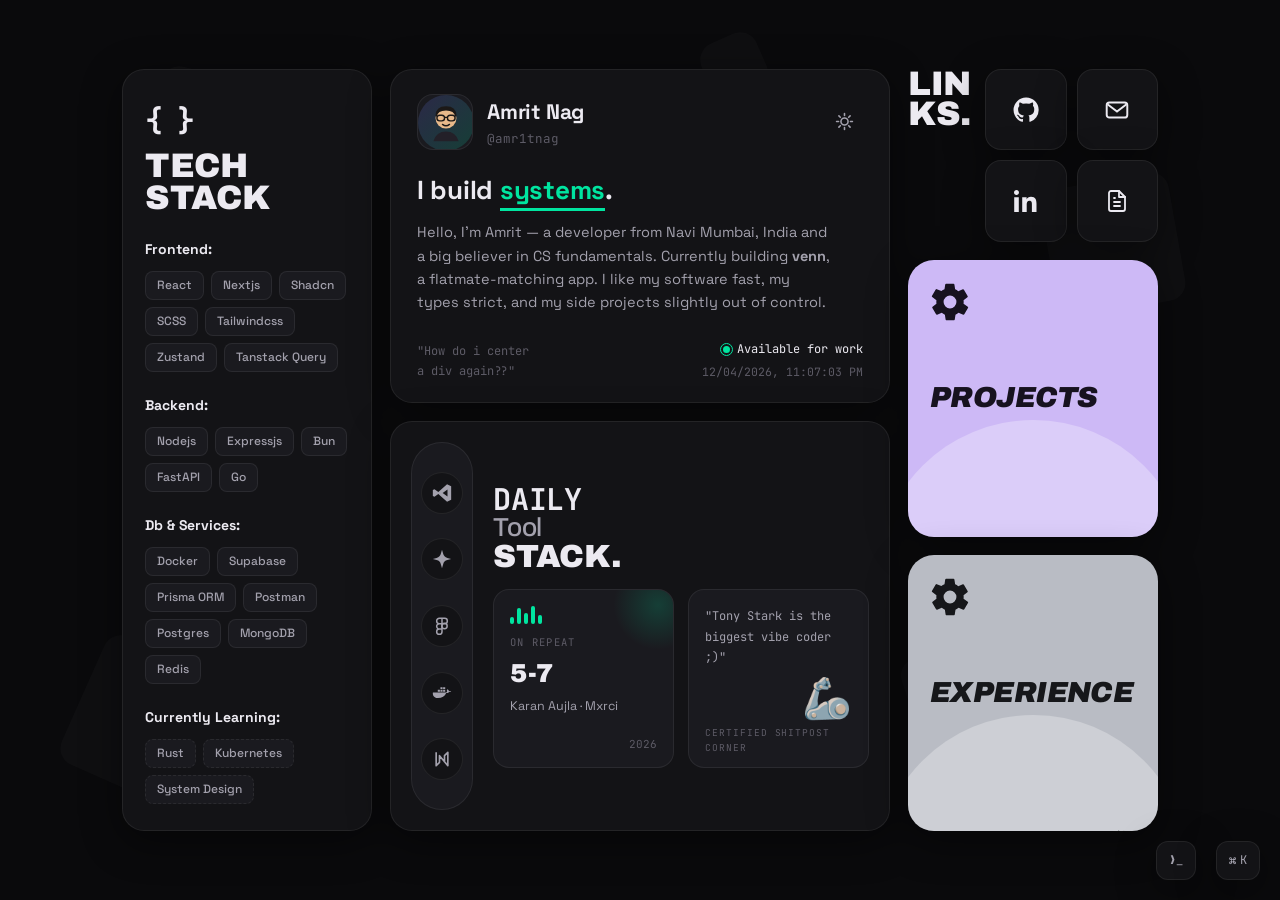
<file: index.html>
<!DOCTYPE html>
<html lang="en" data-theme="dark">
<head>
  <meta charset="UTF-8" />
  <meta name="viewport" content="width=device-width, initial-scale=1.0" />
  <title>Amrit Nag — @amr1tnag</title>
  <meta name="description" content="Amrit Nag — developer based in India. I build fast, reliable software and believe in CS fundamentals." />
  <meta name="theme-color" content="#0a0a0c" />

  <meta property="og:title" content="Amrit Nag — @amr1tnag" />
  <meta property="og:description" content="I build fast, reliable software and believe in CS fundamentals. Comes with a working terminal — try 'sudo rm -rf /'." />
  <meta property="og:type" content="website" />
  <meta property="og:url" content="https://amr1tnag.github.io/amritbuilds-portfolio/" />
  <meta property="og:image" content="https://amr1tnag.github.io/amritbuilds-portfolio/og.png" />
  <meta property="og:image:width" content="2400" />
  <meta property="og:image:height" content="1260" />
  <meta name="twitter:card" content="summary_large_image" />
  <meta name="twitter:image" content="https://amr1tnag.github.io/amritbuilds-portfolio/og.png" />

  <script type="application/ld+json">
  {
    "@context": "https://schema.org",
    "@type": "Person",
    "name": "Amrit Nag",
    "url": "https://amr1tnag.github.io/amritbuilds-portfolio/",
    "email": "mailto:amritnag2005@gmail.com",
    "jobTitle": "Software Developer",
    "sameAs": [
      "https://github.com/amr1tnag",
      "https://www.linkedin.com/in/amrit-nag-5a8724326/"
    ]
  }
  </script>

  <link rel="icon" href="data:image/svg+xml,%3Csvg xmlns='http://www.w3.org/2000/svg' viewBox='0 0 100 100'%3E%3Crect width='100' height='100' rx='22' fill='%230a0a0c'/%3E%3Ctext x='50' y='70' font-size='50' text-anchor='middle' fill='%23e8e8ec' font-family='monospace' font-weight='bold'%3E%7B%7D%3C/text%3E%3C/svg%3E" />

  <link rel="preconnect" href="https://fonts.googleapis.com" />
  <link rel="preconnect" href="https://fonts.gstatic.com" crossorigin />
  <link href="https://fonts.googleapis.com/css2?family=Archivo:ital,wght@0,500;0,700;0,800;0,900;1,800;1,900&family=Space+Grotesk:wght@400;500;700&family=JetBrains+Mono:wght@400;500;700&display=swap" rel="stylesheet" />

  <link rel="stylesheet" href="css/style.css" />
</head>
<body>

  <!-- floating background shapes -->
  <div class="bg-shapes" aria-hidden="true">
    <span></span><span></span><span></span><span></span><span></span><span></span>
  </div>

  <main class="board">

    <!-- ══════════ COL 1 · TECH STACK ══════════ -->
    <section class="col col--left">
      <article class="tile tile--stack" data-lift data-glow>
        <div class="stack-brand">
          <span class="stack-braces">{ }</span>
          <h2 class="stack-title">TECH<br />STACK</h2>
        </div>

        <div class="stack-group">
          <h3>Frontend:</h3>
          <ul class="pills">
            <li>React</li><li>Nextjs</li><li>Shadcn</li>
            <li>SCSS</li><li>Tailwindcss</li>
            <li>Zustand</li><li>Tanstack Query</li>
          </ul>
        </div>

        <div class="stack-group">
          <h3>Backend:</h3>
          <ul class="pills">
            <li>Nodejs</li><li>Expressjs</li><li>Bun</li>
            <li>FastAPI</li><li>Go</li>
          </ul>
        </div>

        <div class="stack-group">
          <h3>Db &amp; Services:</h3>
          <ul class="pills">
            <li>Docker</li><li>Supabase</li>
            <li>Prisma ORM</li><li>Postman</li>
            <li>Postgres</li><li>MongoDB</li><li>Redis</li>
          </ul>
        </div>

        <div class="stack-group">
          <h3>Currently Learning:</h3>
          <ul class="pills pills--learn">
            <li>Rust</li><li>Kubernetes</li><li>System Design</li>
          </ul>
        </div>
      </article>
    </section>

    <!-- ══════════ COL 2 · PROFILE + DAILY ══════════ -->
    <section class="col col--mid">

      <article class="tile tile--profile" data-lift data-glow>
        <header class="profile-head">
          <button class="avatar" id="avatar" aria-label="hi" title="click me">
            <svg viewBox="0 0 80 80" width="56" height="56">
              <defs>
                <linearGradient id="av" x1="0" y1="0" x2="1" y2="1">
                  <stop offset="0" stop-color="#7c6cff"/><stop offset="1" stop-color="#00e5a0"/>
                </linearGradient>
              </defs>
              <rect width="80" height="80" rx="40" fill="url(#av)" opacity="0.18"/>
              <circle cx="40" cy="33" r="15" fill="var(--av-skin, #e8b98a)"/>
              <path d="M25 30 q0 -14 15 -14 q15 0 15 14 l-2 1 q-1 -9 -13 -9 q-12 0 -13 9 z" fill="#1c1917"/>
              <rect x="27" y="29" width="11" height="8" rx="4" fill="none" stroke="#1c1917" stroke-width="2"/>
              <rect x="42" y="29" width="11" height="8" rx="4" fill="none" stroke="#1c1917" stroke-width="2"/>
              <line x1="38" y1="32" x2="42" y2="32" stroke="#1c1917" stroke-width="2"/>
              <path d="M35 42 q5 4 10 0" fill="none" stroke="#1c1917" stroke-width="2" stroke-linecap="round"/>
              <path d="M22 66 q4 -14 18 -14 q14 0 18 14 z" fill="#232028"/>
            </svg>
          </button>
          <div class="profile-id">
            <h1>Amrit Nag</h1>
            <p class="handle">@amr1tnag</p>
          </div>
          <button class="theme-toggle" id="theme-toggle" aria-label="Toggle theme" title="Toggle theme">
            <svg class="ic-sun" viewBox="0 0 24 24" width="19" height="19" fill="none" stroke="currentColor" stroke-width="2" stroke-linecap="round"><circle cx="12" cy="12" r="4.5"/><path d="M12 2v2.5M12 19.5V22M2 12h2.5M19.5 12H22M4.9 4.9l1.8 1.8M17.3 17.3l1.8 1.8M19.1 4.9l-1.8 1.8M6.7 17.3l-1.8 1.8"/></svg>
            <svg class="ic-moon" viewBox="0 0 24 24" width="18" height="18" fill="none" stroke="currentColor" stroke-width="2" stroke-linecap="round" stroke-linejoin="round"><path d="M21 12.8A9 9 0 1 1 11.2 3a7 7 0 0 0 9.8 9.8z"/></svg>
          </button>
        </header>

        <p class="build-line">I build <span class="build-word" id="build-word">systems</span><span class="build-dot">.</span></p>

        <p class="bio">
          Hello, I'm Amrit — a developer from Navi Mumbai, India and a big
          believer in CS fundamentals. Currently building
          <strong>venn</strong>, a flatmate-matching app. I like my software
          fast, my types strict, and my side projects slightly out of control.
        </p>

        <footer class="profile-foot">
          <p class="quote">"How do i center<br />a div again??"</p>
          <div class="status">
            <p class="available"><span class="pulse-dot"></span> Available for work</p>
            <p class="clock" id="clock">--/--/----, --:--:-- --</p>
          </div>
        </footer>
      </article>

      <article class="tile tile--daily" data-lift>
        <div class="tool-rail" aria-label="Daily tools">
          <span class="rail-item" title="VS Code"><svg viewBox="0 0 24 24" width="22" height="22" fill="currentColor"><path d="M17.5 2.5 8 11 3.8 7.8 2 8.7v6.6l1.8.9L8 13l9.5 8.5 4.5-2.2V4.7L17.5 2.5zM18 15.9 12.7 12 18 8.1v7.8z"/></svg></span>
          <span class="rail-item" title="Claude Code"><svg viewBox="0 0 24 24" width="22" height="22" fill="currentColor"><path d="M12 2l1.2 4.1a6 6 0 0 0 4.7 4.7L22 12l-4.1 1.2a6 6 0 0 0-4.7 4.7L12 22l-1.2-4.1a6 6 0 0 0-4.7-4.7L2 12l4.1-1.2a6 6 0 0 0 4.7-4.7L12 2z"/></svg></span>
          <span class="rail-item" title="Figma"><svg viewBox="0 0 24 24" width="20" height="20" fill="none" stroke="currentColor" stroke-width="1.8"><circle cx="15" cy="12" r="3.2"/><path d="M8.8 2.8H12v6.4H8.8a3.2 3.2 0 1 1 0-6.4zM12 2.8h3.2a3.2 3.2 0 1 1 0 6.4H12zM8.8 9.2H12v6.4H8.8a3.2 3.2 0 1 1 0-6.4zM8.8 15.6H12v3.2a3.2 3.2 0 1 1-3.2-3.2z"/></svg></span>
          <span class="rail-item" title="Docker"><svg viewBox="0 0 24 24" width="22" height="22" fill="currentColor"><path d="M13.2 8.4h2.3v2.1h-2.3zM10.3 8.4h2.3v2.1h-2.3zM7.4 8.4h2.3v2.1H7.4zM10.3 5.6h2.3v2.1h-2.3zM13.2 5.6h2.3v2.1h-2.3zM22 10.5s-.8-.8-2.4-.5c-.2-1.3-1.6-2-1.6-2s-1.3 1.5-.4 3c-.3.2-.9.4-1.7.4H2.1c-.3 1.2-.3 6.1 5.6 6.1 4.2 0 7.4-2 8.9-5.5 2.3.1 3.4-1.5 3.4-1.5z"/></svg></span>
          <span class="rail-item" title="Neovim"><svg viewBox="0 0 24 24" width="20" height="20" fill="none" stroke="currentColor" stroke-width="2" stroke-linejoin="round"><path d="M5 4v16l4-4V8l10 12V4l-4 4v8"/></svg></span>
        </div>

        <div class="daily-main">
          <h2 class="daily-title"><span class="dt-1">DAILY</span> <span class="dt-2">Tool</span> <span class="dt-3">STACK.</span></h2>
          <div class="daily-row">
            <div class="music" id="music-card" data-glow role="button" tabindex="0" aria-label="Play 5-7 by Karan Aujla">
              <div class="music-face">
                <div class="eq" aria-hidden="true"><i></i><i></i><i></i><i></i><i></i></div>
                <p class="music-label">on repeat</p>
                <p class="music-song">5-7</p>
                <p class="music-artist">Karan Aujla · Mxrci</p>
                <span class="music-year">2026</span>
                <span class="music-play">▶ tap to play</span>
              </div>
              <div class="music-player" hidden>
                <button class="music-close" id="music-close" aria-label="Close player">✕</button>
              </div>
            </div>
            <div class="meme" data-lift data-glow>
              <p class="meme-quote">"Tony Stark is the<br />biggest vibe coder ;)"</p>
              <span class="meme-emoji" aria-hidden="true">🦾</span>
              <span class="meme-tag">certified shitpost corner</span>
            </div>
          </div>
        </div>
      </article>

    </section>

    <!-- ══════════ COL 3 · LINKS + PROJECTS + EXPERIENCE ══════════ -->
    <section class="col col--right">

      <article class="tile tile--links">
        <h2 class="links-title">LIN<br />KS.</h2>
        <div class="links-grid">
          <a class="link-sq" href="https://github.com/amr1tnag" target="_blank" rel="noopener" aria-label="GitHub" data-lift>
            <svg viewBox="0 0 24 24" width="26" height="26" fill="currentColor"><path d="M12 .5A11.5 11.5 0 0 0 .5 12c0 5.1 3.3 9.4 7.9 10.9.6.1.8-.2.8-.6v-2c-3.2.7-3.9-1.5-3.9-1.5-.5-1.3-1.3-1.7-1.3-1.7-1-.7.1-.7.1-.7 1.2.1 1.8 1.2 1.8 1.2 1 1.8 2.7 1.3 3.4 1 .1-.8.4-1.3.7-1.6-2.6-.3-5.3-1.3-5.3-5.7 0-1.3.4-2.3 1.2-3.1-.1-.3-.5-1.5.1-3.1 0 0 1-.3 3.2 1.2a11 11 0 0 1 5.8 0C17.3 4.8 18.3 5 18.3 5c.6 1.6.2 2.8.1 3.1.7.8 1.2 1.8 1.2 3.1 0 4.5-2.7 5.4-5.3 5.7.4.4.8 1.1.8 2.2v3.2c0 .3.2.7.8.6a11.5 11.5 0 0 0 7.8-10.9A11.5 11.5 0 0 0 12 .5z"/></svg>
          </a>
          <a class="link-sq link-sq--mail" href="mailto:amritnag2005@gmail.com" aria-label="Email" data-lift>
            <svg viewBox="0 0 24 24" width="26" height="26" fill="none" stroke="currentColor" stroke-width="1.8"><rect x="2.5" y="5" width="19" height="14" rx="2.5"/><path d="m3.5 7 8.5 6.5L20.5 7"/></svg>
          </a>
          <a class="link-sq" href="https://www.linkedin.com/in/amrit-nag-5a8724326/" target="_blank" rel="noopener" aria-label="LinkedIn" data-lift>
            <svg viewBox="0 0 24 24" width="24" height="24" fill="currentColor"><path d="M4.98 3.5C4.98 4.88 3.87 6 2.5 6S0 4.88 0 3.5 1.12 1 2.5 1s2.48 1.12 2.48 2.5zM.2 8.2h4.6V23H.2zM8.2 8.2h4.4v2h.1c.6-1.2 2.1-2.4 4.3-2.4 4.6 0 5.5 3 5.5 7V23h-4.6v-7.2c0-1.7 0-4-2.4-4s-2.8 1.9-2.8 3.8V23H8.2z"/></svg>
          </a>
          <a class="link-sq" href="resume.pdf" target="_blank" rel="noopener" aria-label="Resume" data-lift>
            <svg viewBox="0 0 24 24" width="24" height="24" fill="none" stroke="currentColor" stroke-width="1.8" stroke-linecap="round" stroke-linejoin="round"><path d="M14 2H6a2 2 0 0 0-2 2v16a2 2 0 0 0 2 2h12a2 2 0 0 0 2-2V8z"/><path d="M14 2v6h6M9 13h6M9 17h6M9 9h1"/></svg>
          </a>
        </div>
      </article>

      <button class="tile tile--big tile--projects" id="open-projects" data-lift>
        <span class="gear" aria-hidden="true">
          <svg viewBox="0 0 24 24" width="44" height="44" fill="currentColor"><path d="M19.4 13a7.6 7.6 0 0 0 0-2l2.1-1.6a.5.5 0 0 0 .1-.7l-2-3.4a.5.5 0 0 0-.6-.2l-2.5 1a7.7 7.7 0 0 0-1.7-1L14.4 2.4a.5.5 0 0 0-.5-.4h-4a.5.5 0 0 0-.5.4L9 5a7.7 7.7 0 0 0-1.7 1l-2.5-1a.5.5 0 0 0-.6.2l-2 3.4a.5.5 0 0 0 .1.7L4.6 11a7.6 7.6 0 0 0 0 2l-2.1 1.6a.5.5 0 0 0-.1.7l2 3.4c.1.2.4.3.6.2l2.5-1a7.7 7.7 0 0 0 1.7 1l.4 2.7c0 .2.3.4.5.4h4c.2 0 .5-.2.5-.4l.4-2.7a7.7 7.7 0 0 0 1.7-1l2.5 1c.2.1.5 0 .6-.2l2-3.4a.5.5 0 0 0-.1-.7zM12 15.5A3.5 3.5 0 1 1 12 8.5a3.5 3.5 0 0 1 0 7z"/></svg>
        </span>
        <span class="big-circle" aria-hidden="true"></span>
        <span class="big-label">PROJECTS</span>
        <span class="big-kanji" aria-hidden="true">作品</span>
      </button>

      <button class="tile tile--big tile--experience" id="open-experience" data-lift>
        <span class="gear" aria-hidden="true">
          <svg viewBox="0 0 24 24" width="44" height="44" fill="currentColor"><path d="M19.4 13a7.6 7.6 0 0 0 0-2l2.1-1.6a.5.5 0 0 0 .1-.7l-2-3.4a.5.5 0 0 0-.6-.2l-2.5 1a7.7 7.7 0 0 0-1.7-1L14.4 2.4a.5.5 0 0 0-.5-.4h-4a.5.5 0 0 0-.5.4L9 5a7.7 7.7 0 0 0-1.7 1l-2.5-1a.5.5 0 0 0-.6.2l-2 3.4a.5.5 0 0 0 .1.7L4.6 11a7.6 7.6 0 0 0 0 2l-2.1 1.6a.5.5 0 0 0-.1.7l2 3.4c.1.2.4.3.6.2l2.5-1a7.7 7.7 0 0 0 1.7 1l.4 2.7c0 .2.3.4.5.4h4c.2 0 .5-.2.5-.4l.4-2.7a7.7 7.7 0 0 0 1.7-1l2.5 1c.2.1.5 0 .6-.2l2-3.4a.5.5 0 0 0-.1-.7zM12 15.5A3.5 3.5 0 1 1 12 8.5a3.5 3.5 0 0 1 0 7z"/></svg>
        </span>
        <span class="big-circle" aria-hidden="true"></span>
        <span class="big-label">EXPERIENCE</span>
        <span class="big-kanji" aria-hidden="true">経験</span>
      </button>

    </section>
  </main>

  <!-- ══════════ PROJECTS OVERLAY ══════════ -->
  <div class="overlay" id="overlay-projects" role="dialog" aria-modal="true" aria-label="Projects" hidden>
    <div class="overlay-panel">
      <header class="overlay-head">
        <h2><span class="oh-kanji">作品</span> PROJECTS</h2>
        <button class="overlay-close" data-close aria-label="Close">✕</button>
      </header>
      <div class="overlay-grid">
        <article class="proj">
          <div class="proj-top"><span class="proj-icon">🌀</span>
            <span class="proj-links">
              <a href="https://venn-alpha-iota.vercel.app" target="_blank" rel="noopener" title="Live">↗</a>
              <a href="https://github.com/amr1tnag/venn-alpha" target="_blank" rel="noopener" title="Source">&lt;/&gt;</a>
            </span>
          </div>
          <h3>venn</h3>
          <p>The main quest — a Hinge-style flatmate-matching app for the Indian rental market. Budget &amp; location as hard filters, compatibility as the ranking layer, and a "search together" flow. Supabase backend with RLS and auto-match triggers.</p>
          <ul class="pills"><li>React Native</li><li>Expo</li><li>Supabase</li><li>Founder</li></ul>
        </article>
        <article class="proj">
          <div class="proj-top"><span class="proj-icon">🐕</span>
            <a href="https://github.com/amr1tnag/furrlet" target="_blank" rel="noopener">&lt;/&gt;</a>
          </div>
          <h3>furrlet</h3>
          <p>Territory-exclusive marketplace connecting dog owners with local walking businesses — Razorpay Route for commission splits. Shut down after the unit economics said no. The lessons stayed.</p>
          <ul class="pills"><li>TypeScript</li><li>Nextjs</li><li>Prisma</li><li>Razorpay</li></ul>
        </article>
        <article class="proj">
          <div class="proj-top"><span class="proj-icon">🎙️</span>
            <a href="https://github.com/amr1tnag/jarvis-my-personal-assistant" target="_blank" rel="noopener">&lt;/&gt;</a>
          </div>
          <h3>jarvis</h3>
          <p>My personal AI assistant powered by Claude — voice and text modes, boots silently with Windows, and actually talks back. Tony Stark would approve.</p>
          <ul class="pills"><li>Python</li><li>Claude API</li><li>Voice I/O</li></ul>
        </article>
        <article class="proj">
          <div class="proj-top"><span class="proj-icon">⏳</span>
            <a href="https://github.com/amr1tnag/the-lockedin-timer" target="_blank" rel="noopener">&lt;/&gt;</a>
          </div>
          <h3>the-lockedin-timer</h3>
          <p>A browser extension that blocks distracting sites and keeps you locked in. Popup timer, options page, and a wall of shame for blocked tabs.</p>
          <ul class="pills"><li>JavaScript</li><li>Chrome Extension</li></ul>
        </article>
        <article class="proj">
          <div class="proj-top"><span class="proj-icon">🧭</span>
            <a href="https://github.com/amr1tnag/smart-campus-navigation" target="_blank" rel="noopener">&lt;/&gt;</a>
          </div>
          <h3>smart-campus-navigation</h3>
          <p>Smart campus navigation system built for DY Patil — find your way around campus with a stack of HTML5, CSS3, JavaScript and Python.</p>
          <ul class="pills"><li>JavaScript</li><li>Python</li><li>HTML/CSS</li></ul>
        </article>
        <article class="proj">
          <div class="proj-top"><span class="proj-icon">🏃</span>
            <span class="proj-links">
              <a href="https://github.com/amr1tnag/kinesisrunclub" target="_blank" rel="noopener" title="Site">&lt;/&gt;</a>
              <a href="https://github.com/amr1tnag/kinesisrunclub-admin" target="_blank" rel="noopener" title="Admin">⚙</a>
            </span>
          </div>
          <h3>kinesisrunclub</h3>
          <p>Website plus a separate admin dashboard for a running club — real users, real deadlines, real "can you change the font" requests.</p>
          <ul class="pills"><li>HTML</li><li>CSS</li><li>JavaScript</li></ul>
        </article>
      </div>
      <p class="overlay-foot">more experiments → <a href="https://github.com/amr1tnag" target="_blank" rel="noopener">github.com/amr1tnag</a></p>
    </div>
  </div>

  <!-- ══════════ EXPERIENCE OVERLAY ══════════ -->
  <div class="overlay" id="overlay-experience" role="dialog" aria-modal="true" aria-label="Experience" hidden>
    <div class="overlay-panel">
      <header class="overlay-head">
        <h2><span class="oh-kanji">経験</span> EXPERIENCE</h2>
        <button class="overlay-close" data-close aria-label="Close">✕</button>
      </header>
      <div class="timeline">
        <div class="tl-item">
          <span class="tl-date">2025 — now</span>
          <h3>Founder &amp; developer — Venn</h3>
          <p>Building a Hinge-style flatmate-matching app for the Indian rental market: React Native/Expo, full Supabase backend (schema, RLS policies, auto-match triggers), and a "search together" flow as the wedge against 99acres and NoBroker.</p>
        </div>
        <div class="tl-item">
          <span class="tl-date">2024 — 2025</span>
          <h3>Client work &amp; real users</h3>
          <p>Built the Kinesis Run Club site plus its admin dashboard, and furrlet — a dog-walking marketplace with web and Flutter apps. Real deadlines hit different than tutorials.</p>
        </div>
        <div class="tl-item">
          <span class="tl-date">2023 — now</span>
          <h3>CS undergrad @ DY Patil</h3>
          <p>Studying the fundamentals for real — data structures, systems, networks. Built a smart campus navigation system so freshers stop getting lost.</p>
        </div>
        <div class="tl-item">
          <span class="tl-date">the beginning</span>
          <h3>hello, world</h3>
          <p>Wrote my first line of code. Immediately got an error. Been debugging ever since.</p>
        </div>
      </div>
    </div>
  </div>

  <!-- ══════════ TERMINAL ══════════ -->
  <button class="cmdk-pill term-pill" id="open-term" aria-label="Open terminal">
    <kbd>❯_</kbd>
  </button>

  <div class="term-overlay" id="terminal" role="dialog" aria-modal="true" aria-label="Terminal" hidden>
    <div class="term">
      <div class="term-head">
        <span class="dot dot-r"></span><span class="dot dot-y"></span><span class="dot dot-g"></span>
        <span class="term-title">visitor@amrit.builds — bash</span>
        <button class="term-close" id="term-close" aria-label="Close terminal">✕</button>
      </div>
      <div class="term-body" id="term-body"></div>
      <div class="term-line">
        <span class="term-prompt">visitor@amrit.builds:~$</span>
        <input type="text" id="term-input" class="term-input" autocomplete="off" spellcheck="false" autocapitalize="off" aria-label="Terminal input" />
      </div>
    </div>
  </div>

  <!-- chaos undo -->
  <button class="chaos-reset" id="chaos-reset" hidden>⌘Z&nbsp; undo the disaster</button>

  <!-- ══════════ COMMAND PALETTE ══════════ -->
  <button class="cmdk-pill" id="open-palette" aria-label="Open command palette">
    <kbd>⌘</kbd><kbd>K</kbd>
  </button>

  <div class="palette-overlay" id="palette" role="dialog" aria-modal="true" aria-label="Command palette" hidden>
    <div class="palette">
      <div class="palette-input-row">
        <span class="palette-prompt">❯</span>
        <input type="text" id="palette-input" class="palette-input" placeholder="type a command…" autocomplete="off" spellcheck="false" />
        <kbd class="palette-esc">esc</kbd>
      </div>
      <ul class="palette-list" id="palette-list" role="listbox"></ul>
      <div class="palette-footer">
        <span><kbd>↑↓</kbd> navigate</span>
        <span><kbd>⏎</kbd> run</span>
        <span><kbd>esc</kbd> close</span>
      </div>
    </div>
  </div>

  <!-- toast -->
  <div class="toast" id="toast" role="status" aria-live="polite"></div>

  <script src="js/main.js"></script>
</body>
</html>
</file>
<file: css/style.css>
/* ═══════════════════════════════════════════════════════════
   amrit.builds — bento edition
   dark cards, sharp type, everything on one board
   ═══════════════════════════════════════════════════════════ */

:root {
  --bg: #0a0a0c;
  --card: #131316;
  --card-2: #1a1a1f;
  --border: rgba(255, 255, 255, 0.07);
  --text: #eceaf1;
  --text-dim: #a3a1ad;
  --text-faint: #5d5b66;
  --accent: #00e5a0;
  --lilac: #cdb9f6;
  --lilac-ink: #17121f;
  --slate: #b9bcc4;
  --slate-ink: #16171a;
  --shape: rgba(255, 255, 255, 0.025);
  --radius: 22px;
  --display: "Archivo", "Space Grotesk", system-ui, sans-serif;
  --body: "Space Grotesk", system-ui, sans-serif;
  --mono: "JetBrains Mono", ui-monospace, SFMono-Regular, Menlo, monospace;
  --ease: cubic-bezier(0.16, 1, 0.3, 1);
  --shadow: 0 10px 40px rgba(0, 0, 0, 0.45);
}

[data-theme="light"] {
  --bg: #ececef;
  --card: #f9f9fb;
  --card-2: #efeff3;
  --border: rgba(0, 0, 0, 0.09);
  --text: #17161b;
  --text-dim: #4e4d57;
  --text-faint: #8b8a94;
  --shape: rgba(0, 0, 0, 0.03);
  --shadow: 0 10px 36px rgba(0, 0, 0, 0.10);
  --lilac: #c9b2f8;
  --slate: #b9bcc4;
}

* { margin: 0; padding: 0; box-sizing: border-box; }

html, body { height: 100%; }

body {
  background: var(--bg);
  color: var(--text);
  font-family: var(--body);
  font-size: 15px;
  line-height: 1.6;
  transition: background 0.35s, color 0.35s;
  overflow-x: hidden;
}

::selection { background: var(--accent); color: #04120c; }

a { color: inherit; text-decoration: none; }
button { font: inherit; color: inherit; background: none; border: none; cursor: pointer; }

/* ══════════════ BACKGROUND SHAPES ══════════════ */

.bg-shapes { position: fixed; inset: 0; z-index: 0; pointer-events: none; overflow: hidden; }
.bg-shapes span {
  position: absolute;
  width: 90px; height: 90px;
  border-radius: 18px;
  background: var(--shape);
  animation: drift 16s ease-in-out infinite alternate;
}
.bg-shapes span:nth-child(1) { top: 8%;  left: 12%; transform: rotate(14deg); }
.bg-shapes span:nth-child(2) { top: 20%; right: 8%;  width: 130px; height: 130px; transform: rotate(-10deg); animation-delay: -3s; }
.bg-shapes span:nth-child(3) { bottom: 12%; left: 6%; width: 140px; height: 140px; transform: rotate(24deg); animation-delay: -6s; }
.bg-shapes span:nth-child(4) { bottom: 18%; right: 22%; transform: rotate(-18deg); animation-delay: -9s; }
.bg-shapes span:nth-child(5) { top: 55%; left: 45%; width: 70px; height: 70px; transform: rotate(8deg); animation-delay: -12s; }
.bg-shapes span:nth-child(6) { top: 4%; left: 55%; width: 60px; height: 60px; transform: rotate(-24deg); animation-delay: -5s; }
@keyframes drift {
  to { translate: 0 -26px; rotate: 10deg; }
}

/* ══════════════ BOARD LAYOUT ══════════════ */

.board {
  position: relative;
  z-index: 1;
  display: grid;
  grid-template-columns: 250px minmax(0, 500px) 250px;
  gap: 18px;
  justify-content: center;
  align-content: center;
  min-height: 100svh;
  padding: 36px 20px;
}

.col { display: flex; flex-direction: column; gap: 18px; }
.col--right { width: 250px; }

/* entrance */
.tile {
  animation: tile-in 0.7s var(--ease) both;
}
.col--left  .tile { animation-delay: 0.05s; }
.col--mid   .tile:nth-child(1) { animation-delay: 0.12s; }
.col--mid   .tile:nth-child(2) { animation-delay: 0.2s; }
.col--right .tile:nth-child(1) { animation-delay: 0.16s; }
.col--right .tile:nth-child(2) { animation-delay: 0.24s; }
.col--right .tile:nth-child(3) { animation-delay: 0.32s; }
@keyframes tile-in {
  from { opacity: 0; transform: translateY(22px) scale(0.98); }
}

/* ══════════════ TILE BASE ══════════════ */

.tile {
  background: var(--card);
  border: 1px solid var(--border);
  border-radius: var(--radius);
  box-shadow: var(--shadow);
  transition: transform 0.35s var(--ease), border-color 0.3s, background 0.35s;
}
[data-lift]:hover { transform: translateY(-4px); }

/* ══════════════ TECH STACK ══════════════ */

.tile--stack {
  flex: 1;
  padding: 26px 22px;
  display: flex;
  flex-direction: column;
  gap: 22px;
}

.stack-brand { margin-bottom: 2px; }
.stack-braces {
  font-family: var(--mono);
  font-weight: 700;
  font-size: 30px;
  letter-spacing: -0.06em;
  display: block;
  margin-bottom: 6px;
}
.stack-title {
  font-family: var(--display);
  font-weight: 900;
  font-size: 34px;
  line-height: 0.95;
  letter-spacing: -0.01em;
}

.stack-group h3 {
  font-family: var(--body);
  font-size: 14px;
  font-weight: 700;
  margin-bottom: 10px;
}

.pills {
  list-style: none;
  display: flex;
  flex-wrap: wrap;
  gap: 7px;
}
.pills li {
  font-family: var(--body);
  font-size: 12px;
  font-weight: 500;
  color: var(--text-dim);
  background: var(--card-2);
  border: 1px solid var(--border);
  padding: 4px 11px;
  border-radius: 8px;
  transition: color 0.2s, border-color 0.2s, transform 0.2s var(--ease);
}
.pills li:hover {
  color: var(--text);
  border-color: var(--accent);
  transform: translateY(-2px);
}
.pills--learn li { border-style: dashed; }

/* ══════════════ PROFILE ══════════════ */

.tile--profile { padding: 24px 26px 20px; }

.profile-head {
  display: flex;
  align-items: center;
  gap: 14px;
  margin-bottom: 20px;
}
.avatar {
  width: 56px; height: 56px;
  border-radius: 16px;
  overflow: hidden;
  background: var(--card-2);
  border: 1px solid var(--border);
  flex-shrink: 0;
  display: grid;
  place-items: center;
}
.profile-id h1 {
  font-family: var(--body);
  font-size: 21px;
  font-weight: 700;
  letter-spacing: -0.01em;
}
.handle { font-family: var(--mono); font-size: 12.5px; color: var(--text-faint); }

.theme-toggle {
  margin-left: auto;
  width: 38px; height: 38px;
  display: grid;
  place-items: center;
  border-radius: 11px;
  border: 1px solid transparent;
  color: var(--text-dim);
  transition: color 0.2s, border-color 0.2s, transform 0.4s var(--ease);
}
.theme-toggle:hover { color: var(--text); border-color: var(--border); transform: rotate(40deg); }
[data-theme="dark"] .ic-moon { display: none; }
[data-theme="light"] .ic-sun { display: none; }

.build-line {
  font-family: var(--body);
  font-size: 26px;
  font-weight: 700;
  letter-spacing: -0.01em;
  margin-bottom: 10px;
  min-height: 1.5em;
}
.build-word {
  color: var(--accent);
  border-bottom: 3px solid var(--accent);
  padding-bottom: 1px;
}
.build-dot { color: var(--text); }

.bio { color: var(--text-dim); font-size: 14.5px; max-width: 46ch; }

.profile-foot {
  display: flex;
  justify-content: space-between;
  align-items: flex-end;
  gap: 16px;
  margin-top: 26px;
}
.quote {
  font-family: var(--mono);
  font-size: 12px;
  color: var(--text-faint);
  line-height: 1.7;
}
.status { text-align: right; }
.available {
  font-family: var(--mono);
  font-size: 12px;
  color: var(--text);
  display: flex;
  align-items: center;
  justify-content: flex-end;
  gap: 7px;
}
.pulse-dot {
  width: 7px; height: 7px;
  border-radius: 50%;
  background: var(--accent);
  position: relative;
  flex-shrink: 0;
}
.pulse-dot::after {
  content: "";
  position: absolute; inset: -3px;
  border-radius: 50%;
  border: 1px solid var(--accent);
  animation: pulse 2s var(--ease) infinite;
}
@keyframes pulse {
  0% { transform: scale(0.6); opacity: 1; }
  100% { transform: scale(2); opacity: 0; }
}
.clock {
  font-family: var(--mono);
  font-size: 11.5px;
  color: var(--text-faint);
  font-variant-numeric: tabular-nums;
  margin-top: 4px;
}

/* ══════════════ DAILY TOOL STACK ══════════════ */

.tile--daily {
  flex: 1;
  display: flex;
  gap: 20px;
  padding: 20px;
}

.tool-rail {
  display: flex;
  flex-direction: column;
  justify-content: space-evenly;
  gap: 8px;
  padding: 12px 9px;
  background: var(--card-2);
  border: 1px solid var(--border);
  border-radius: 40px;
  align-self: stretch;
}
.rail-item {
  width: 42px; height: 42px;
  border-radius: 50%;
  display: grid;
  place-items: center;
  background: var(--card);
  border: 1px solid var(--border);
  color: var(--text-dim);
  transition: color 0.2s, border-color 0.2s, transform 0.25s var(--ease);
}
.rail-item:hover { color: var(--accent); border-color: var(--accent); transform: scale(1.12); }

.daily-main {
  flex: 1;
  min-width: 0;
  display: flex;
  flex-direction: column;
  justify-content: center;
}

.daily-title {
  font-family: var(--display);
  line-height: 1.02;
  margin-bottom: 16px;
  letter-spacing: -0.01em;
}
.daily-title .dt-1 { font-family: var(--mono); font-weight: 700; font-size: 30px; display: block; }
.daily-title .dt-2 { font-weight: 500; font-size: 26px; display: block; color: var(--text-dim); }
.daily-title .dt-3 { font-weight: 900; font-size: 32px; display: block; }

.daily-row { display: flex; gap: 14px; }

.music {
  flex: 1;
  background: var(--card-2);
  border: 1px solid var(--border);
  border-radius: 16px;
  padding: 16px;
  position: relative;
  overflow: hidden;
  cursor: pointer;
  min-height: 128px;
  transition: transform 0.3s var(--ease), border-color 0.2s;
}
.music:hover { border-color: var(--accent); transform: translateY(-3px); }

.music-play {
  position: absolute;
  bottom: 14px; right: 16px;
  font-family: var(--mono);
  font-size: 10.5px;
  color: var(--accent);
  opacity: 0;
  transform: translateY(4px);
  transition: opacity 0.25s, transform 0.3s var(--ease);
}
.music:hover .music-play { opacity: 1; transform: none; }
.music:hover .music-year { opacity: 0; }
.music-year { transition: opacity 0.2s; }

.music.playing { padding: 0; cursor: default; border-color: var(--accent); min-height: 200px; }
.music.playing .music-face { display: none; }
.music-player { position: relative; height: 100%; min-height: 200px; }
.music-player::before {
  content: "⏳ loading the video…";
  position: absolute;
  inset: 0;
  display: grid;
  place-items: center;
  font-family: var(--mono);
  font-size: 11.5px;
  color: var(--text-faint);
}
.music-player iframe { position: relative; z-index: 1; }
.music-player iframe {
  display: block;
  width: 100%;
  height: 100%;
  min-height: 200px;
  border: 0;
}
.music-close {
  position: absolute;
  top: -6px; right: -6px;
  z-index: 3;
  width: 26px; height: 26px;
  border-radius: 50%;
  background: var(--card);
  border: 1px solid var(--border);
  color: var(--text-dim);
  font-size: 11px;
  display: grid;
  place-items: center;
  transition: color 0.2s, transform 0.3s var(--ease);
}
.music.playing .music-close { top: 6px; right: 6px; }
.music-close:hover { color: var(--text); transform: rotate(90deg); }
.music::before {
  content: "";
  position: absolute;
  top: -30px; right: -30px;
  width: 90px; height: 90px;
  border-radius: 50%;
  background: radial-gradient(circle, rgba(0,229,160,0.18), transparent 70%);
}
.eq { display: flex; align-items: flex-end; gap: 3px; height: 18px; margin-bottom: 10px; }
.eq i {
  width: 4px;
  background: var(--accent);
  border-radius: 2px;
  animation: eq 1s ease-in-out infinite alternate;
}
.eq i:nth-child(1) { height: 40%; animation-delay: -0.1s; }
.eq i:nth-child(2) { height: 90%; animation-delay: -0.4s; }
.eq i:nth-child(3) { height: 60%; animation-delay: -0.2s; }
.eq i:nth-child(4) { height: 100%; animation-delay: -0.5s; }
.eq i:nth-child(5) { height: 50%; animation-delay: -0.3s; }
@keyframes eq { to { transform: scaleY(0.35); } }
.music-label { font-family: var(--mono); font-size: 10.5px; color: var(--text-faint); text-transform: uppercase; letter-spacing: 0.12em; }
.music-song { font-family: var(--display); font-weight: 900; font-size: 26px; letter-spacing: -0.01em; margin: 2px 0 1px; }
.music-artist { font-size: 12.5px; color: var(--text-dim); }
.music-year { position: absolute; bottom: 14px; right: 16px; font-family: var(--mono); font-size: 11px; color: var(--text-faint); }

.meme {
  flex: 1;
  background: var(--card-2);
  border: 1px solid var(--border);
  border-radius: 16px;
  padding: 16px 16px 36px;
  position: relative;
  overflow: hidden;
  display: flex;
  flex-direction: column;
  transition: transform 0.3s var(--ease), border-color 0.2s;
}
.meme:hover { border-color: var(--lilac); }
.meme-quote { font-family: var(--mono); font-size: 12px; line-height: 1.7; color: var(--text-dim); }
.meme-emoji {
  font-size: 40px;
  margin-top: auto;
  align-self: flex-end;
  filter: saturate(1.2);
  transition: transform 0.3s var(--ease);
}
.meme:hover .meme-emoji { transform: rotate(-12deg) scale(1.15); }
.meme-tag {
  position: absolute;
  bottom: 12px; left: 16px;
  font-family: var(--mono);
  font-size: 9.5px;
  color: var(--text-faint);
  text-transform: uppercase;
  letter-spacing: 0.1em;
}

/* ══════════════ LINKS ══════════════ */

.tile--links {
  background: none;
  border: none;
  box-shadow: none;
  display: flex;
  gap: 14px;
  align-items: flex-start;
}
.links-title {
  font-family: var(--display);
  font-weight: 900;
  font-size: 34px;
  line-height: 0.9;
  letter-spacing: -0.01em;
}
.links-grid {
  display: grid;
  grid-template-columns: repeat(2, 1fr);
  gap: 10px;
  flex: 1;
}
.link-sq {
  aspect-ratio: 1;
  border-radius: 16px;
  background: var(--card);
  border: 1px solid var(--border);
  box-shadow: var(--shadow);
  display: grid;
  place-items: center;
  color: var(--text);
  transition: transform 0.3s var(--ease), border-color 0.2s, color 0.2s;
}
.link-sq:hover { border-color: var(--accent); color: var(--accent); transform: translateY(-4px) scale(1.04); }

/* ══════════════ BIG TILES (projects / experience) ══════════════ */

.tile--big {
  position: relative;
  flex: 1;
  min-height: 240px;
  border: none;
  border-radius: 26px;
  overflow: hidden;
  text-align: left;
  padding: 22px;
  isolation: isolate;
}
.tile--projects { background: var(--lilac); color: var(--lilac-ink); }
.tile--experience { background: var(--slate); color: var(--slate-ink); }

.gear {
  position: absolute;
  top: 20px; left: 20px;
  z-index: 2;
  display: inline-block;
  transition: transform 0.8s var(--ease);
}
.tile--big:hover .gear { transform: rotate(120deg); }

.big-circle {
  position: absolute;
  left: 50%; top: 58%;
  width: 125%;
  aspect-ratio: 1;
  border-radius: 50%;
  background: rgba(255, 255, 255, 0.28);
  transform: translate(-50%, 0);
  transition: transform 0.6s var(--ease);
  z-index: 1;
}
.tile--big:hover .big-circle { transform: translate(-50%, -6%) scale(1.05); }

.big-label {
  position: absolute;
  left: 22px; top: 50%;
  transform: translateY(-50%);
  z-index: 2;
  font-family: var(--display);
  font-weight: 900;
  font-style: italic;
  font-size: 29px;
  letter-spacing: -0.02em;
}

.big-kanji {
  position: absolute;
  right: 18px; bottom: 16px;
  z-index: 2;
  writing-mode: vertical-rl;
  font-size: 20px;
  font-weight: 700;
  opacity: 0.85;
}

.tile--big::after {
  content: "↗";
  position: absolute;
  top: 18px; right: 20px;
  z-index: 2;
  font-size: 20px;
  font-weight: 700;
  opacity: 0;
  transform: translate(-6px, 6px);
  transition: opacity 0.3s, transform 0.4s var(--ease);
}
.tile--big:hover::after { opacity: 0.8; transform: none; }

/* ══════════════ OVERLAYS ══════════════ */

.overlay {
  position: fixed;
  inset: 0;
  z-index: 500;
  background: color-mix(in srgb, var(--bg) 75%, transparent);
  backdrop-filter: blur(10px);
  -webkit-backdrop-filter: blur(10px);
  display: grid;
  place-items: center;
  padding: 24px;
  overflow-y: auto;
}
.overlay[hidden] { display: none; }

.overlay-panel {
  width: min(860px, 100%);
  max-height: calc(100svh - 48px);
  overflow-y: auto;
  background: var(--card);
  border: 1px solid var(--border);
  border-radius: 26px;
  padding: 28px clamp(20px, 4vw, 36px) 26px;
  box-shadow: 0 40px 100px rgba(0, 0, 0, 0.5);
  animation: panel-in 0.35s var(--ease);
}
@keyframes panel-in {
  from { opacity: 0; transform: translateY(24px) scale(0.97); }
}

.overlay-head {
  display: flex;
  align-items: center;
  justify-content: space-between;
  margin-bottom: 24px;
}
.overlay-head h2 {
  font-family: var(--display);
  font-weight: 900;
  font-style: italic;
  font-size: clamp(24px, 4vw, 34px);
  letter-spacing: -0.02em;
  display: flex;
  align-items: center;
  gap: 14px;
}
.oh-kanji {
  font-style: normal;
  font-size: 0.55em;
  font-weight: 700;
  color: var(--text-faint);
  border: 1px solid var(--border);
  border-radius: 10px;
  padding: 6px 9px;
}
.overlay-close {
  width: 40px; height: 40px;
  border-radius: 12px;
  border: 1px solid var(--border);
  color: var(--text-dim);
  font-size: 16px;
  transition: color 0.2s, border-color 0.2s, transform 0.3s var(--ease);
}
.overlay-close:hover { color: var(--text); border-color: var(--accent); transform: rotate(90deg); }

.overlay-grid {
  display: grid;
  grid-template-columns: repeat(2, 1fr);
  gap: 16px;
}
@media (max-width: 640px) { .overlay-grid { grid-template-columns: 1fr; } }

.proj {
  background: var(--card-2);
  border: 1px solid var(--border);
  border-radius: 18px;
  padding: 20px;
  transition: border-color 0.2s, transform 0.3s var(--ease);
}
.proj:hover { border-color: var(--accent); transform: translateY(-3px); }
.proj-top { display: flex; justify-content: space-between; align-items: center; margin-bottom: 12px; }
.proj-icon { font-size: 24px; }
.proj-top a { font-family: var(--mono); font-size: 13px; color: var(--text-faint); transition: color 0.2s; }
.proj-top a:hover { color: var(--accent); }
.proj-links { display: flex; gap: 12px; }
.proj h3 { font-family: var(--mono); font-size: 17px; font-weight: 700; margin-bottom: 8px; }
.proj h3::before { content: "❯ "; color: var(--accent); }
.proj p { font-size: 13.5px; color: var(--text-dim); margin-bottom: 14px; }

.overlay-foot {
  margin-top: 20px;
  font-family: var(--mono);
  font-size: 13px;
  color: var(--text-faint);
  text-align: center;
}
.overlay-foot a { color: var(--accent); }
.overlay-foot a:hover { text-decoration: underline; }

/* timeline */
.timeline { position: relative; padding-left: 26px; }
.timeline::before {
  content: "";
  position: absolute;
  left: 5px; top: 8px; bottom: 8px;
  width: 1px;
  background: linear-gradient(180deg, var(--accent), var(--border) 70%);
}
.tl-item { position: relative; padding-bottom: 30px; }
.tl-item:last-child { padding-bottom: 4px; }
.tl-item::before {
  content: "";
  position: absolute;
  left: -25px; top: 7px;
  width: 9px; height: 9px;
  border-radius: 50%;
  background: var(--card);
  border: 2px solid var(--accent);
}
.tl-date { font-family: var(--mono); font-size: 12px; color: var(--accent); }
.tl-item h3 { font-size: 17px; font-weight: 700; margin: 4px 0 6px; }
.tl-item p { font-size: 14px; color: var(--text-dim); max-width: 60ch; }

/* ══════════════ CURSOR GLOW ══════════════ */

[data-glow] { position: relative; }
[data-glow]::after {
  content: "";
  position: absolute;
  inset: 0;
  border-radius: inherit;
  pointer-events: none;
  opacity: 0;
  transition: opacity 0.35s;
  background: radial-gradient(360px circle at var(--gx, 50%) var(--gy, 50%), rgba(0, 229, 160, 0.08), transparent 65%);
}
[data-glow]:hover::after { opacity: 1; }

/* ══════════════ AVATAR EGG ══════════════ */

.avatar { cursor: pointer; padding: 0; transition: transform 0.25s var(--ease); }
.avatar:hover { transform: scale(1.06) rotate(-3deg); }
.avatar.spin { animation: av-spin 0.7s var(--ease); }
@keyframes av-spin { to { transform: rotate(360deg); } }

/* ══════════════ COMMAND PALETTE ══════════════ */

.cmdk-pill {
  position: fixed;
  bottom: 20px; right: 20px;
  z-index: 400;
  display: flex;
  gap: 4px;
  padding: 9px 12px;
  border-radius: 12px;
  background: var(--card);
  border: 1px solid var(--border);
  box-shadow: var(--shadow);
  transition: border-color 0.2s, transform 0.3s var(--ease);
}
.cmdk-pill:hover { border-color: var(--accent); transform: translateY(-3px); }
.cmdk-pill kbd {
  font-family: var(--mono);
  font-size: 12px;
  color: var(--text-dim);
}
@media (hover: none), (pointer: coarse) {
  .cmdk-pill { display: none; }
  .cmdk-pill.term-pill { display: flex; right: 20px; }
}

.palette-overlay {
  position: fixed;
  inset: 0;
  z-index: 600;
  background: color-mix(in srgb, var(--bg) 70%, transparent);
  backdrop-filter: blur(8px);
  -webkit-backdrop-filter: blur(8px);
  display: flex;
  justify-content: center;
  padding: 14vh 20px 0;
}
.palette-overlay[hidden] { display: none; }

.palette {
  width: min(540px, 100%);
  height: fit-content;
  background: var(--card);
  border: 1px solid var(--border);
  border-radius: 16px;
  box-shadow: 0 30px 90px rgba(0, 0, 0, 0.5);
  overflow: hidden;
  animation: palette-in 0.22s var(--ease);
}
@keyframes palette-in {
  from { opacity: 0; transform: translateY(-14px) scale(0.98); }
}

.palette-input-row {
  display: flex;
  align-items: center;
  gap: 12px;
  padding: 15px 18px;
  border-bottom: 1px solid var(--border);
}
.palette-prompt { color: var(--accent); font-family: var(--mono); font-weight: 700; }
.palette-input {
  flex: 1;
  background: none;
  border: none;
  outline: none;
  color: var(--text);
  font-family: var(--mono);
  font-size: 15px;
}
.palette-input::placeholder { color: var(--text-faint); }
.palette-esc {
  font-family: var(--mono);
  font-size: 10.5px;
  color: var(--text-faint);
  border: 1px solid var(--border);
  border-radius: 5px;
  padding: 2px 6px;
}

.palette-list {
  list-style: none;
  max-height: 320px;
  overflow-y: auto;
  padding: 8px;
}
.palette-item {
  display: flex;
  align-items: center;
  gap: 12px;
  padding: 11px 12px;
  border-radius: 10px;
  font-family: var(--mono);
  font-size: 13.5px;
  color: var(--text-dim);
  cursor: pointer;
}
.palette-item .pi-icon { width: 22px; text-align: center; flex-shrink: 0; }
.palette-item .pi-hint { margin-left: auto; font-size: 10.5px; color: var(--text-faint); }
.palette-item.active {
  background: color-mix(in srgb, var(--accent) 12%, transparent);
  color: var(--text);
}
.palette-item.active .pi-hint { color: var(--accent); }
.palette-empty {
  padding: 22px;
  text-align: center;
  font-family: var(--mono);
  font-size: 13px;
  color: var(--text-faint);
}

.palette-footer {
  display: flex;
  gap: 18px;
  padding: 10px 18px;
  border-top: 1px solid var(--border);
  font-family: var(--mono);
  font-size: 10.5px;
  color: var(--text-faint);
}
.palette-footer kbd {
  font-family: var(--mono);
  border: 1px solid var(--border);
  border-radius: 4px;
  padding: 1px 4px;
}

/* ══════════════ TERMINAL ══════════════ */

.term-pill { right: 84px; }

.term-overlay {
  position: fixed;
  inset: 0;
  z-index: 650;
  background: color-mix(in srgb, var(--bg) 72%, transparent);
  backdrop-filter: blur(8px);
  -webkit-backdrop-filter: blur(8px);
  display: grid;
  place-items: center;
  padding: 20px;
}
.term-overlay[hidden] { display: none; }

.term {
  width: min(720px, 100%);
  height: min(480px, 82svh);
  display: flex;
  flex-direction: column;
  background: #0b0e0c;
  border: 1px solid rgba(0, 229, 160, 0.25);
  border-radius: 14px;
  box-shadow: 0 40px 100px rgba(0, 0, 0, 0.6), 0 0 60px rgba(0, 229, 160, 0.07);
  overflow: hidden;
  animation: palette-in 0.25s var(--ease);
  font-family: var(--mono);
  font-size: 13.5px;
}

.term-head {
  display: flex;
  align-items: center;
  gap: 7px;
  padding: 12px 14px;
  border-bottom: 1px solid rgba(255, 255, 255, 0.07);
  flex-shrink: 0;
}
.dot { width: 11px; height: 11px; border-radius: 50%; }
.dot-r { background: #ff5f57; } .dot-y { background: #febc2e; } .dot-g { background: #28c840; }
.term-title { margin-left: 8px; color: #5d5b66; font-size: 12px; }
.term-close {
  margin-left: auto;
  color: #5d5b66;
  font-size: 13px;
  transition: color 0.2s;
}
.term-close:hover { color: #e8e8ec; }

.term-body {
  flex: 1;
  overflow-y: auto;
  padding: 14px 16px 4px;
  color: #b8c4bd;
  line-height: 1.75;
  white-space: pre-wrap;
  word-break: break-word;
}
.term-body .t-cmd { color: #eceaf1; }
.term-body .t-cmd::before { content: "visitor@amrit.builds:~$ "; color: #00e5a0; }
.term-body .t-ok { color: #00e5a0; }
.term-body .t-err { color: #ff5470; }
.term-body .t-dim { color: #5d5b66; }
.term-body .t-link { color: #7cc7ff; text-decoration: underline; }
.term-body .t-warn { color: #ffb547; }

.term-line {
  display: flex;
  align-items: center;
  gap: 8px;
  padding: 10px 16px 14px;
  flex-shrink: 0;
}
.term-prompt { color: #00e5a0; white-space: nowrap; }
.term-input {
  flex: 1;
  background: none;
  border: none;
  outline: none;
  color: #eceaf1;
  font: inherit;
  caret-color: #00e5a0;
}

/* ══════════════ CHAOS MODE ☢ ══════════════ */

body.chaos { overflow: hidden; }
body.chaos .bg-shapes { opacity: 0.4; }
body.chaos [data-glow]::after { display: none; }

.chaos-reset {
  position: fixed;
  top: 26px;
  left: 50%;
  transform: translateX(-50%);
  z-index: 950;
  font-family: var(--mono);
  font-size: 13.5px;
  font-weight: 700;
  color: var(--bg);
  background: var(--accent);
  padding: 12px 22px;
  border-radius: 12px;
  box-shadow: 0 12px 40px rgba(0, 229, 160, 0.35);
  animation: reset-in 0.5s var(--ease);
}
.chaos-reset:hover { transform: translateX(-50%) scale(1.05); }
@keyframes reset-in {
  from { opacity: 0; transform: translateX(-50%) translateY(-20px); }
}

/* ══════════════ TOAST ══════════════ */

.toast {
  position: fixed;
  bottom: 24px;
  left: 50%;
  z-index: 700;
  transform: translate(-50%, 80px);
  background: var(--card);
  border: 1px solid var(--accent);
  color: var(--text);
  font-family: var(--mono);
  font-size: 13px;
  padding: 11px 20px;
  border-radius: 12px;
  box-shadow: 0 14px 44px rgba(0, 0, 0, 0.4);
  opacity: 0;
  pointer-events: none;
  transition: transform 0.4s var(--ease), opacity 0.3s;
}
.toast.show { transform: translate(-50%, 0); opacity: 1; }

/* ══════════════ PARTY MODE 🎉 ══════════════ */

body.party { animation: hue 4s linear infinite; }
@keyframes hue { to { filter: hue-rotate(360deg); } }

/* ══════════════ RESPONSIVE ══════════════ */

@media (max-width: 1120px) {
  .board {
    grid-template-columns: minmax(0, 520px) 250px;
    align-content: start;
  }
  .col--left { grid-column: 1 / -1; order: 3; }
  .col--mid { order: 1; }
  .col--right { order: 2; }
  .tile--stack .pills { max-width: 640px; }
}

@media (max-width: 820px) {
  .board { grid-template-columns: minmax(0, 540px); }
  .col--right { width: 100%; order: 2; }
  .col--left { order: 3; }
  .tile--big { min-height: 190px; }
}

@media (max-width: 520px) {
  .tile--daily { flex-direction: column; }
  .tool-rail { flex-direction: row; width: fit-content; }
  .daily-row { flex-direction: column; }
  .profile-foot { flex-direction: column; align-items: flex-start; }
  .status { text-align: left; }
  .available { justify-content: flex-start; }
}

/* ══════════════ REDUCED MOTION ══════════════ */

@media (prefers-reduced-motion: reduce) {
  *, *::before, *::after {
    animation-duration: 0.01ms !important;
    animation-iteration-count: 1 !important;
    transition-duration: 0.01ms !important;
  }
}
</file>
